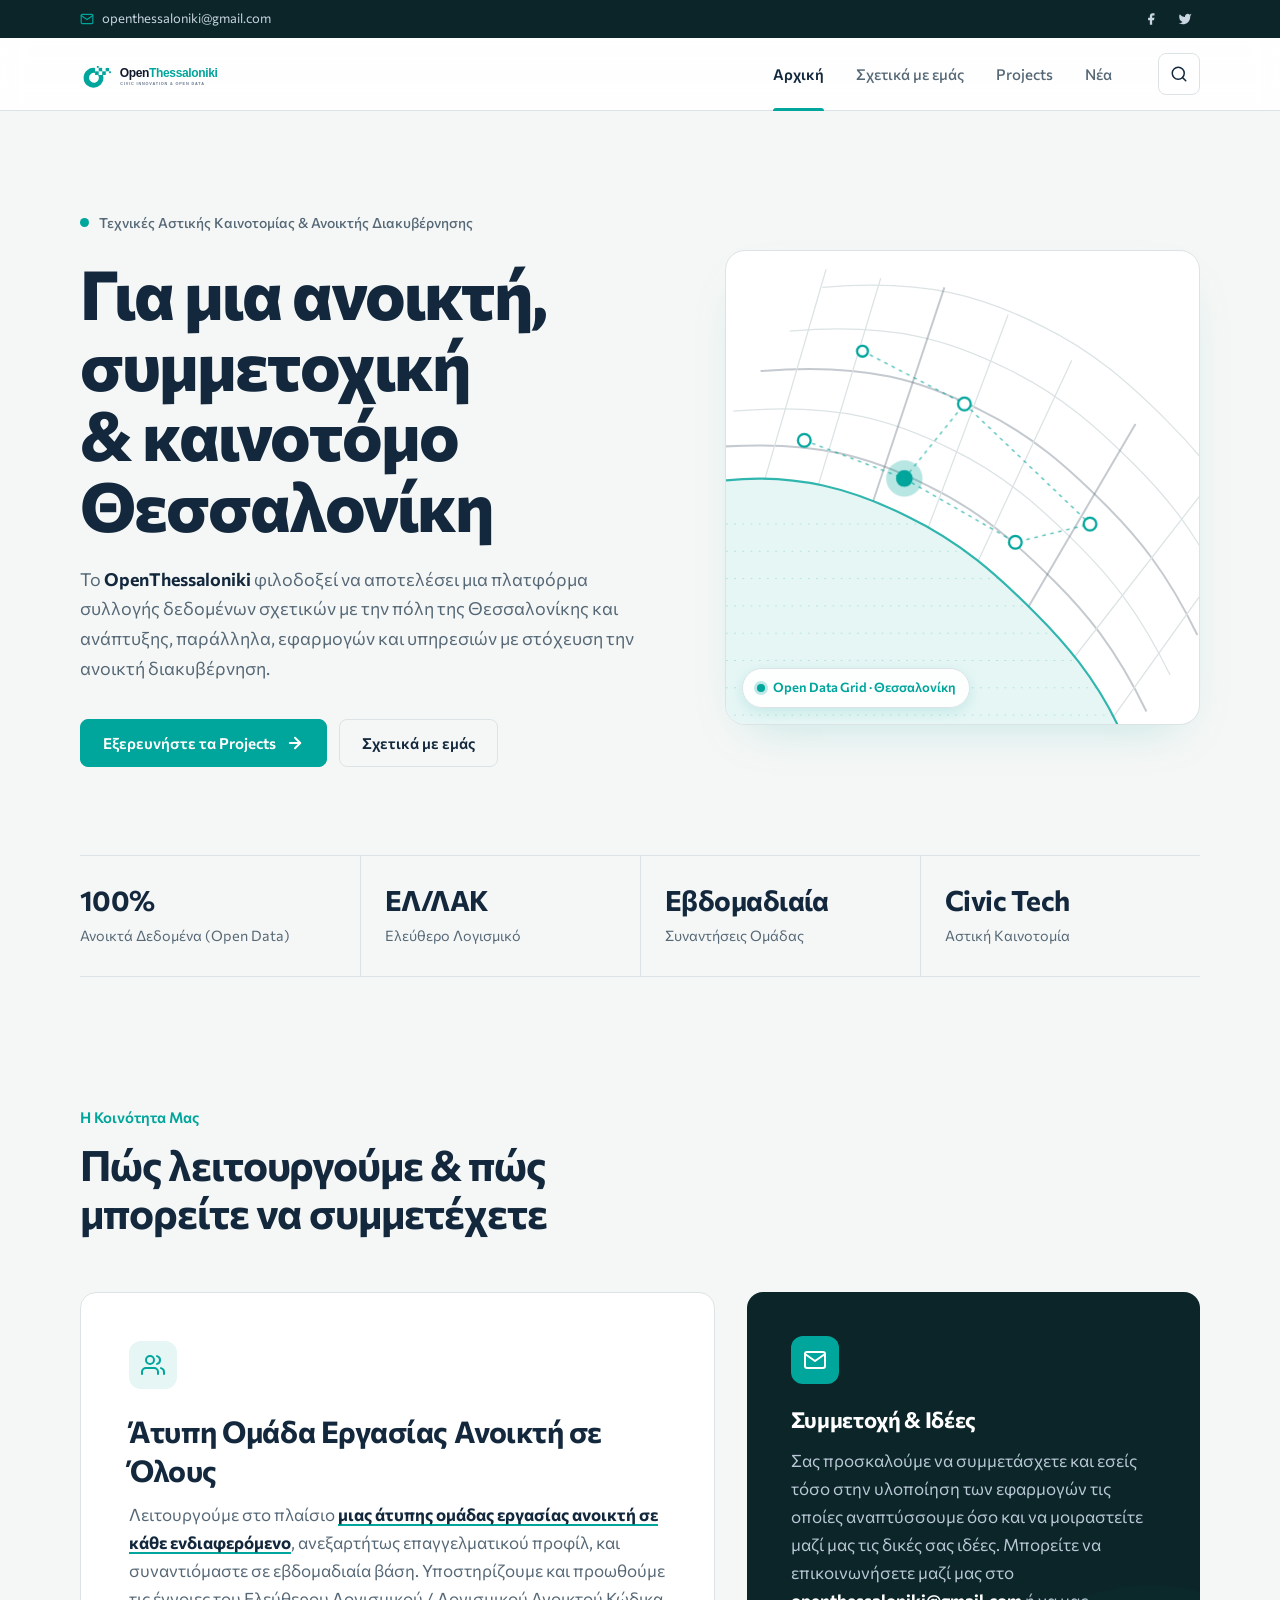
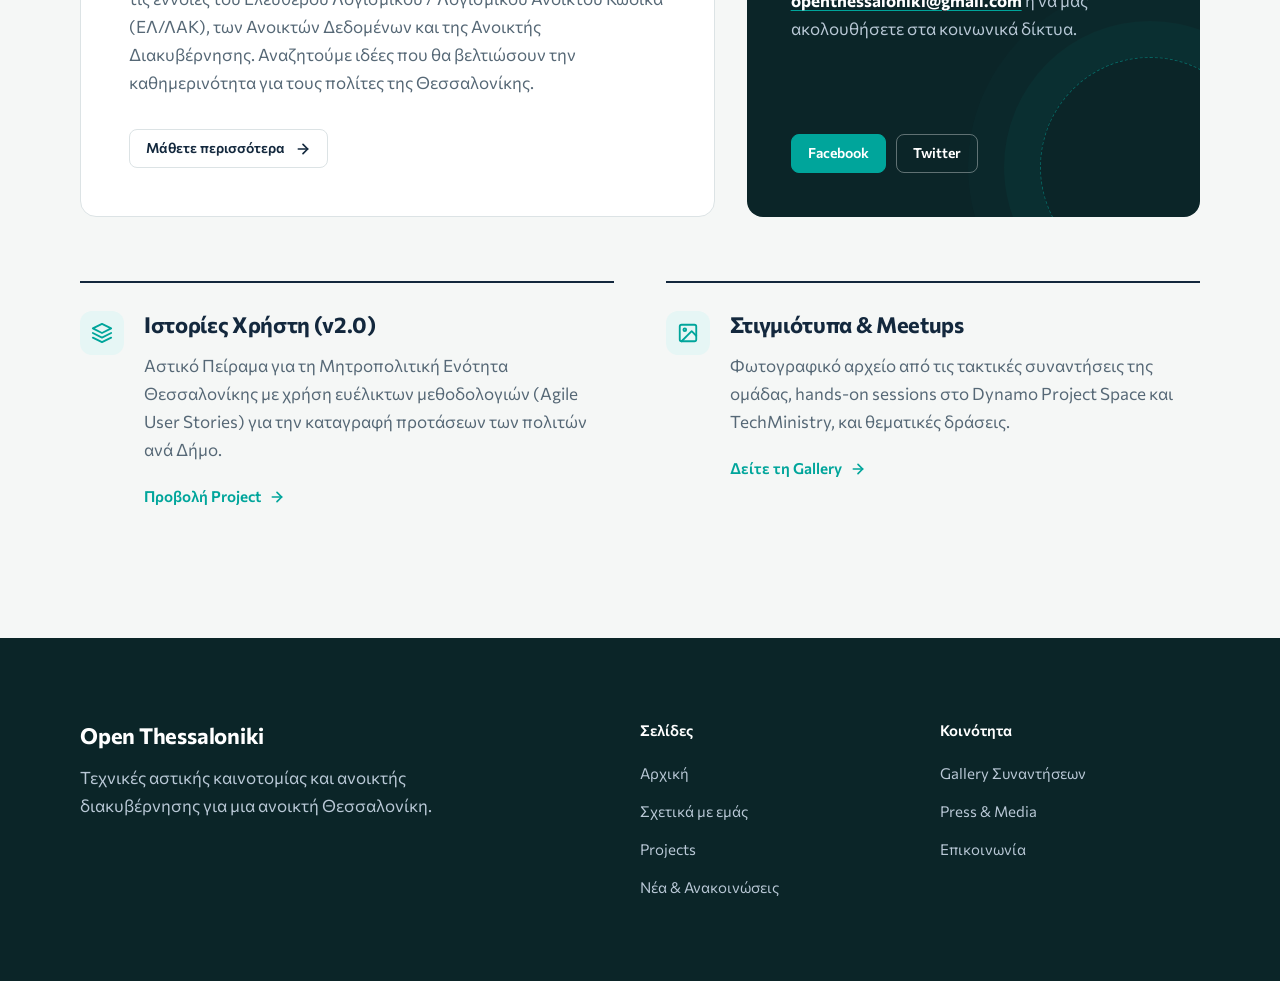
<file: index.html>
<!DOCTYPE html>
<html lang="el">

<head>
  <meta charset="UTF-8">
  <meta name="viewport" content="width=device-width, initial-scale=1.0">
  <title>Open Thessaloniki – τεχνικές αστικής καινοτομίας και ανοικτής διακυβέρνησης για μια ανοικτή Θεσσαλονίκη</title>
  <meta name="description"
    content="Το OpenThessaloniki είναι μια ανοικτή κοινότητα και πλατφόρμα συλλογής δεδομένων, ανοικτής διακυβέρνησης και αστικής καινοτομίας για τη Θεσσαλονίκη.">
  <link rel="preconnect" href="https://fonts.googleapis.com">
  <link rel="preconnect" href="https://fonts.gstatic.com" crossorigin>
  <link href="https://fonts.googleapis.com/css2?family=Commissioner:wght@300;400;500;600;700;800&display=swap"
    rel="stylesheet">
  <link rel="stylesheet" href="css/style.css">
  <link rel="icon" type="image/svg+xml" href="assets/icon.svg">
</head>

<body>

  <!-- Top Announcement Bar -->
  <div class="top-announcement">
    <div class="container">
      <a href="mailto:openthessaloniki@gmail.com" class="top-email" title="Mail Us">
        <svg width="14" height="14" viewBox="0 0 24 24" fill="none" stroke="currentColor" stroke-width="2"
          stroke-linecap="round" stroke-linejoin="round" aria-hidden="true">
          <path d="M4 4h16c1.1 0 2 .9 2 2v12c0 1.1-.9 2-2 2H4c-1.1 0-2-.9-2-2V6c0-1.1.9-2 2-2z"></path>
          <polyline points="22,6 12,13 2,6"></polyline>
        </svg>
        <span class="top-email-text">openthessaloniki@gmail.com</span>
      </a>
      <div class="top-socials">
        <a href="http://www.facebook.com/openthessaloniki" title="Open Thessaloniki on Facebook" target="_blank"
          rel="noopener noreferrer" aria-label="Facebook">
          <svg width="14" height="14" viewBox="0 0 24 24" fill="currentColor" aria-hidden="true">
            <path d="M18 2h-3a5 5 0 0 0-5 5v3H7v4h3v8h4v-8h3l1-4h-4V7a1 1 0 0 1 1-1h3z" />
          </svg>
        </a>
        <a href="https://twitter.com/openthessalonik" title="Open Thessaloniki on Twitter" target="_blank"
          rel="noopener noreferrer" aria-label="Twitter">
          <svg width="14" height="14" viewBox="0 0 24 24" fill="currentColor" aria-hidden="true">
            <path
              d="M23 3a10.9 10.9 0 0 1-3.14 1.53 4.48 4.48 0 0 0-7.86 3v1A10.66 10.66 0 0 1 3 4s-4 9 5 13a11.64 11.64 0 0 1-7 2c9 5 20 0 20-11.5a4.5 4.5 0 0 0-.08-.83A7.72 7.72 0 0 0 23 3z" />
          </svg>
        </a>
      </div>
    </div>
  </div>

  <!-- Sticky Header -->
  <header class="site-header">
    <div class="navbar-container">
      <a href="index.html" class="brand-wrapper" title="Open Thessaloniki">
        <img src="assets/logo.svg" alt="Open Thessaloniki" class="brand-logo-img"
          onerror="this.style.display='none'; this.nextElementSibling.style.display='block';">
        <span class="brand-fallback">Open <span>Thessaloniki</span></span>
      </a>

      <button class="mobile-toggle-btn" aria-expanded="false" aria-controls="main-nav" aria-label="Μενού πλοήγησης">
        <svg width="18" height="18" viewBox="0 0 24 24" fill="none" stroke="currentColor" stroke-width="2"
          stroke-linecap="round" stroke-linejoin="round" aria-hidden="true">
          <line x1="3" y1="12" x2="21" y2="12"></line>
          <line x1="3" y1="6" x2="21" y2="6"></line>
          <line x1="3" y1="18" x2="21" y2="18"></line>
        </svg>
        <span class="mobile-toggle-label">Μενού</span>
      </button>

      <nav id="main-nav" class="main-nav" aria-label="Κεντρική Πλοήγηση">
        <ul class="nav-links-list">
          <li class="nav-item active"><a href="index.html" aria-current="page">Αρχική</a></li>
          <li class="nav-item"><a href="about.html">Σχετικά με εμάς</a></li>
          <li class="nav-item"><a href="projects.html">Projects</a></li>
          <li class="nav-item"><a href="news.html">Νέα</a></li>
        </ul>
      </nav>

      <div class="nav-actions">
        <button class="btn-icon search-toggle-btn" aria-label="Αναζήτηση" aria-expanded="false"
          aria-controls="search-panel">
          <svg width="18" height="18" viewBox="0 0 24 24" fill="none" stroke="currentColor" stroke-width="2"
            stroke-linecap="round" stroke-linejoin="round" aria-hidden="true">
            <circle cx="11" cy="11" r="8"></circle>
            <line x1="21" y1="21" x2="16.65" y2="16.65"></line>
          </svg>
        </button>
      </div>

      <div class="search-modal" id="search-panel">
        <form class="search-form-wrap" role="search">
          <div class="search-input-group">
            <svg width="16" height="16" viewBox="0 0 24 24" fill="none" stroke="currentColor" stroke-width="2"
              aria-hidden="true">
              <circle cx="11" cy="11" r="8"></circle>
              <line x1="21" y1="21" x2="16.65" y2="16.65"></line>
            </svg>
            <input type="search" name="s" placeholder="Αναζήτηση στην ιστοσελίδα..." class="search-input-field"
              aria-label="Όρος αναζήτησης">
            <button type="submit" class="btn btn-primary btn-sm">Αναζήτηση</button>
          </div>
        </form>
      </div>
    </div>
  </header>

  <main>
    <!-- Hero -->
    <section class="hero-section">
      <div class="container">
        <div class="hero-layout">
          <div>
            <div class="hero-badge">
              <span class="hero-badge-pulse" aria-hidden="true"></span>
              <span>Τεχνικές Αστικής Καινοτομίας &amp; Ανοικτής Διακυβέρνησης</span>
            </div>

            <h1 class="hero-headline">
              Για μια ανοικτή, συμμετοχική &amp; καινοτόμο Θεσσαλονίκη
            </h1>

            <p class="hero-description">
              Το <strong>OpenThessaloniki</strong> φιλοδοξεί να αποτελέσει μια πλατφόρμα συλλογής δεδομένων σχετικών με
              την πόλη της Θεσσαλονίκης και ανάπτυξης, παράλληλα, εφαρμογών και υπηρεσιών με στόχευση την ανοικτή
              διακυβέρνηση.
            </p>

            <div class="hero-cta-group">
              <a href="projects.html" class="btn btn-primary">
                Εξερευνήστε τα Projects
                <svg width="18" height="18" viewBox="0 0 24 24" fill="none" stroke="currentColor" stroke-width="2.5"
                  stroke-linecap="round" stroke-linejoin="round" aria-hidden="true">
                  <line x1="5" y1="12" x2="19" y2="12"></line>
                  <polyline points="12 5 19 12 12 19"></polyline>
                </svg>
              </a>
              <a href="about.html" class="btn btn-secondary">Σχετικά με εμάς</a>
            </div>
          </div>

          <!-- Abstract map of the Thessaloniki waterfront: streets + data points -->
          <div class="city-map" aria-hidden="true">
            <svg viewBox="0 0 520 520" preserveAspectRatio="xMidYMid slice">
              <defs>
                <clipPath id="land">
                  <path
                    d="M0,0 H520 V520 H430 C405,468 372,430 340,398 C298,356 258,320 200,292 C140,262 78,244 0,252 Z" />
                </clipPath>
                <clipPath id="sea">
                  <path d="M0,252 C78,244 140,262 200,292 C258,320 298,356 340,398 C372,430 405,468 430,520 H0 Z" />
                </clipPath>
              </defs>

              <!-- Sea (Thermaikos) -->
              <path class="map-sea"
                d="M0,252 C78,244 140,262 200,292 C258,320 298,356 340,398 C372,430 405,468 430,520 H0 Z" />
              <g clip-path="url(#sea)">
                <line class="map-swell" x1="0" y1="300" x2="520" y2="300" />
                <line class="map-swell" x1="0" y1="330" x2="520" y2="330" />
                <line class="map-swell" x1="0" y1="360" x2="520" y2="360" />
                <line class="map-swell" x1="0" y1="390" x2="520" y2="390" />
                <line class="map-swell" x1="0" y1="420" x2="520" y2="420" />
                <line class="map-swell" x1="0" y1="450" x2="520" y2="450" />
                <line class="map-swell" x1="0" y1="480" x2="520" y2="480" />
                <line class="map-swell" x1="0" y1="510" x2="520" y2="510" />
              </g>

              <!-- Street grid -->
              <g clip-path="url(#land)">
                <g>
                  <path class="map-avenue" transform="translate(22,-34)"
                    d="M-40,250 C78,240 140,262 200,292 C258,320 298,356 340,398 C372,430 405,468 440,540" />
                  <path class="map-street" transform="translate(48,-74)"
                    d="M-40,250 C78,240 140,262 200,292 C258,320 298,356 340,398 C372,430 405,468 440,540" />
                  <path class="map-avenue" transform="translate(78,-118)"
                    d="M-40,250 C78,240 140,262 200,292 C258,320 298,356 340,398 C372,430 405,468 440,540" />
                  <path class="map-street" transform="translate(110,-162)"
                    d="M-40,250 C78,240 140,262 200,292 C258,320 298,356 340,398 C372,430 405,468 440,540" />
                  <path class="map-street" transform="translate(146,-210)"
                    d="M-40,250 C78,240 140,262 200,292 C258,320 298,356 340,398 C372,430 405,468 440,540" />
                </g>
                <g>
                  <line class="map-street" x1="40" y1="260" x2="110" y2="20" />
                  <line class="map-street" x1="100" y1="262" x2="170" y2="30" />
                  <line class="map-avenue" x1="160" y1="280" x2="240" y2="40" />
                  <line class="map-street" x1="220" y1="310" x2="310" y2="70" />
                  <line class="map-street" x1="275" y1="345" x2="380" y2="120" />
                  <line class="map-avenue" x1="330" y1="395" x2="450" y2="190" />
                  <line class="map-street" x1="380" y1="450" x2="520" y2="270" />
                  <line class="map-street" x1="420" y1="520" x2="520" y2="380" />
                </g>
              </g>

              <!-- Coastline -->
              <path class="map-coast"
                d="M0,252 C78,244 140,262 200,292 C258,320 298,356 340,398 C372,430 405,468 430,520" />

              <!-- Data links -->
              <g>
                <path class="map-link" style="animation-delay:1.3s" d="M86,208 L196,250 L262,168" />
                <path class="map-link" style="animation-delay:1.5s" d="M196,250 L318,320 L400,300" />
                <path class="map-link" style="animation-delay:1.7s" d="M262,168 L400,300" />
                <path class="map-link" style="animation-delay:1.9s" d="M150,110 L262,168" />
              </g>

              <!-- Data nodes -->
              <g class="map-node-g" style="animation-delay:.3s">
                <circle class="map-node" cx="86" cy="208" r="7" />
              </g>
              <g class="map-node-g" style="animation-delay:.5s">
                <circle class="map-halo" cx="196" cy="250" r="20" />
                <circle class="map-node hot" cx="196" cy="250" r="8" />
              </g>
              <g class="map-node-g" style="animation-delay:.7s">
                <circle class="map-node" cx="262" cy="168" r="7" />
              </g>
              <g class="map-node-g" style="animation-delay:.9s">
                <circle class="map-node" cx="318" cy="320" r="7" />
              </g>
              <g class="map-node-g" style="animation-delay:1.05s">
                <circle class="map-node" cx="400" cy="300" r="7" />
              </g>
              <g class="map-node-g" style="animation-delay:1.15s">
                <circle class="map-node" cx="150" cy="110" r="6" />
              </g>
            </svg>
            <div class="city-map-badge">
              <span class="city-map-badge-dot" aria-hidden="true"></span>
              <span>Open Data Grid · Θεσσαλονίκη</span>
            </div>
          </div>
        </div>

        <!-- Principles strip -->
        <dl class="stats-grid">
          <div class="stat-card">
            <dt class="stat-number">100%</dt>
            <dd class="stat-label">Ανοικτά Δεδομένα (Open Data)</dd>
          </div>
          <div class="stat-card">
            <dt class="stat-number">ΕΛ/ΛΑΚ</dt>
            <dd class="stat-label">Ελεύθερο Λογισμικό</dd>
          </div>
          <div class="stat-card">
            <dt class="stat-number">Εβδομαδιαία</dt>
            <dd class="stat-label">Συναντήσεις Ομάδας</dd>
          </div>
          <div class="stat-card">
            <dt class="stat-number">Civic Tech</dt>
            <dd class="stat-label">Αστική Καινοτομία</dd>
          </div>
        </dl>
      </div>
    </section>

    <!-- Community -->
    <section class="community" aria-labelledby="community-heading">
      <div class="container">
        <div class="section-title-wrap">
          <span class="section-badge">Η Κοινότητα Μας</span>
          <h2 class="section-heading" id="community-heading">Πώς λειτουργούμε &amp; πώς μπορείτε να συμμετέχετε</h2>
        </div>

        <div class="community-top">
          <!-- Working group -->
          <article class="feature">
            <div>
              <div class="bento-icon">
                <svg width="24" height="24" viewBox="0 0 24 24" fill="none" stroke="currentColor" stroke-width="2"
                  stroke-linecap="round" stroke-linejoin="round" aria-hidden="true">
                  <path d="M17 21v-2a4 4 0 0 0-4-4H5a4 4 0 0 0-4 4v2"></path>
                  <circle cx="9" cy="7" r="4"></circle>
                  <path d="M23 21v-2a4 4 0 0 0-3-3.87"></path>
                  <path d="M16 3.13a4 4 0 0 1 0 7.75"></path>
                </svg>
              </div>
              <h3 class="bento-title">Άτυπη Ομάδα Εργασίας Ανοικτή σε Όλους</h3>
              <p class="bento-text">
                Λειτουργούμε στο πλαίσιο <a href="about.html"><strong>μιας άτυπης ομάδας εργασίας ανοικτή σε κάθε
                    ενδιαφερόμενο</strong></a>, ανεξαρτήτως επαγγελματικού προφίλ, και συναντιόμαστε σε εβδομαδιαία
                βάση. Υποστηρίζουμε και προωθούμε τις έννοιες του Ελεύθερου Λογισμικού / Λογισμικού Ανοικτού Κώδικα
                (ΕΛ/ΛΑΚ), των Ανοικτών Δεδομένων και της Ανοικτής Διακυβέρνησης. Αναζητούμε ιδέες που θα βελτιώσουν την
                καθημερινότητα για τους πολίτες της Θεσσαλονίκης.
              </p>
            </div>
            <div>
              <a href="about.html" class="btn btn-secondary btn-sm">
                Μάθετε περισσότερα
                <svg width="16" height="16" viewBox="0 0 24 24" fill="none" stroke="currentColor" stroke-width="2.5"
                  stroke-linecap="round" stroke-linejoin="round" aria-hidden="true">
                  <line x1="5" y1="12" x2="19" y2="12"></line>
                  <polyline points="12 5 19 12 12 19"></polyline>
                </svg>
              </a>
            </div>
          </article>

          <!-- Contact / participation -->
          <article class="contact-panel">
            <div>
              <div class="bento-icon">
                <svg width="24" height="24" viewBox="0 0 24 24" fill="none" stroke="currentColor" stroke-width="2"
                  stroke-linecap="round" stroke-linejoin="round" aria-hidden="true">
                  <path d="M4 4h16c1.1 0 2 .9 2 2v12c0 1.1-.9 2-2 2H4c-1.1 0-2-.9-2-2V6c0-1.1.9-2 2-2z"></path>
                  <polyline points="22,6 12,13 2,6"></polyline>
                </svg>
              </div>
              <h3 class="bento-title">Συμμετοχή &amp; Ιδέες</h3>
              <p class="bento-text">
                Σας προσκαλούμε να συμμετάσχετε και εσείς τόσο στην υλοποίηση των εφαρμογών τις οποίες αναπτύσσουμε όσο
                και να μοιραστείτε μαζί μας τις δικές σας ιδέες. Μπορείτε να επικοινωνήσετε μαζί μας στο <a
                  href="mailto:openthessaloniki@gmail.com"><strong>openthessaloniki@gmail.com</strong></a> ή να μας
                ακολουθήσετε στα κοινωνικά δίκτυα.
              </p>
            </div>
            <div class="contact-actions">
              <a href="https://www.facebook.com/openthessaloniki" target="_blank" rel="noopener noreferrer"
                class="btn btn-primary btn-sm">Facebook</a>
              <a href="https://twitter.com/openthessalonik" target="_blank" rel="noopener noreferrer"
                class="btn btn-secondary btn-sm">Twitter</a>
            </div>
          </article>
        </div>

        <div class="community-leads">
          <!-- Project -->
          <article class="lead">
            <div class="bento-icon">
              <svg width="22" height="22" viewBox="0 0 24 24" fill="none" stroke="currentColor" stroke-width="2"
                stroke-linecap="round" stroke-linejoin="round" aria-hidden="true">
                <polygon points="12 2 2 7 12 12 22 7 12 2"></polygon>
                <polyline points="2 17 12 22 22 17"></polyline>
                <polyline points="2 12 12 17 22 12"></polyline>
              </svg>
            </div>
            <div>
              <h3 class="bento-title">Ιστορίες Χρήστη (v2.0)</h3>
              <p class="bento-text">
                Αστικό Πείραμα για τη Μητροπολιτική Ενότητα Θεσσαλονίκης με χρήση ευέλικτων μεθοδολογιών (Agile User
                Stories) για την καταγραφή προτάσεων των πολιτών ανά Δήμο.
              </p>
              <a href="projects.html" class="text-link">
                Προβολή Project
                <svg width="16" height="16" viewBox="0 0 24 24" fill="none" stroke="currentColor" stroke-width="2.5"
                  stroke-linecap="round" stroke-linejoin="round" aria-hidden="true">
                  <line x1="5" y1="12" x2="19" y2="12"></line>
                  <polyline points="12 5 19 12 12 19"></polyline>
                </svg>
              </a>
            </div>
          </article>

          <!-- Gallery -->
          <article class="lead">
            <div class="bento-icon">
              <svg width="22" height="22" viewBox="0 0 24 24" fill="none" stroke="currentColor" stroke-width="2"
                stroke-linecap="round" stroke-linejoin="round" aria-hidden="true">
                <rect x="3" y="3" width="18" height="18" rx="2" ry="2"></rect>
                <circle cx="8.5" cy="8.5" r="1.5"></circle>
                <polyline points="21 15 16 10 5 21"></polyline>
              </svg>
            </div>
            <div>
              <h3 class="bento-title">Στιγμιότυπα &amp; Meetups</h3>
              <p class="bento-text">
                Φωτογραφικό αρχείο από τις τακτικές συναντήσεις της ομάδας, hands-on sessions στο Dynamo Project Space
                και TechMinistry, και θεματικές δράσεις.
              </p>
              <a href="gallery.html" class="text-link">
                Δείτε τη Gallery
                <svg width="16" height="16" viewBox="0 0 24 24" fill="none" stroke="currentColor" stroke-width="2.5"
                  stroke-linecap="round" stroke-linejoin="round" aria-hidden="true">
                  <line x1="5" y1="12" x2="19" y2="12"></line>
                  <polyline points="12 5 19 12 12 19"></polyline>
                </svg>
              </a>
            </div>
          </article>
        </div>
      </div>
    </section>
  </main>

  <!-- Footer -->
  <footer class="site-main-footer">
    <div class="container">
      <div class="footer-grid-top">
        <div>
          <div class="footer-brand-title">Open Thessaloniki</div>
          <p class="footer-brand-desc">
            Τεχνικές αστικής καινοτομίας και ανοικτής διακυβέρνησης για μια ανοικτή Θεσσαλονίκη.
          </p>
        </div>

        <div class="footer-nav-col">
          <h4>Σελίδες</h4>
          <ul>
            <li><a href="index.html">Αρχική</a></li>
            <li><a href="about.html">Σχετικά με εμάς</a></li>
            <li><a href="projects.html">Projects</a></li>
            <li><a href="news.html">Νέα &amp; Ανακοινώσεις</a></li>
          </ul>
        </div>

        <div class="footer-nav-col">
          <h4>Κοινότητα</h4>
          <ul>
            <li><a href="gallery.html">Gallery Συναντήσεων</a></li>
            <li><a href="press.html">Press &amp; Media</a></li>
            <li><a href="mailto:openthessaloniki@gmail.com">Επικοινωνία</a></li>
          </ul>
        </div>
      </div>
    </div>
  </footer>

  <button class="fab-back-to-top" aria-label="Επιστροφή στην κορυφή">
    <svg width="22" height="22" viewBox="0 0 24 24" fill="none" stroke="currentColor" stroke-width="2.5"
      stroke-linecap="round" stroke-linejoin="round" aria-hidden="true">
      <polyline points="18 15 12 9 6 15"></polyline>
    </svg>
  </button>

  <script src="js/main.js"></script>
</body>

</html>
</file>
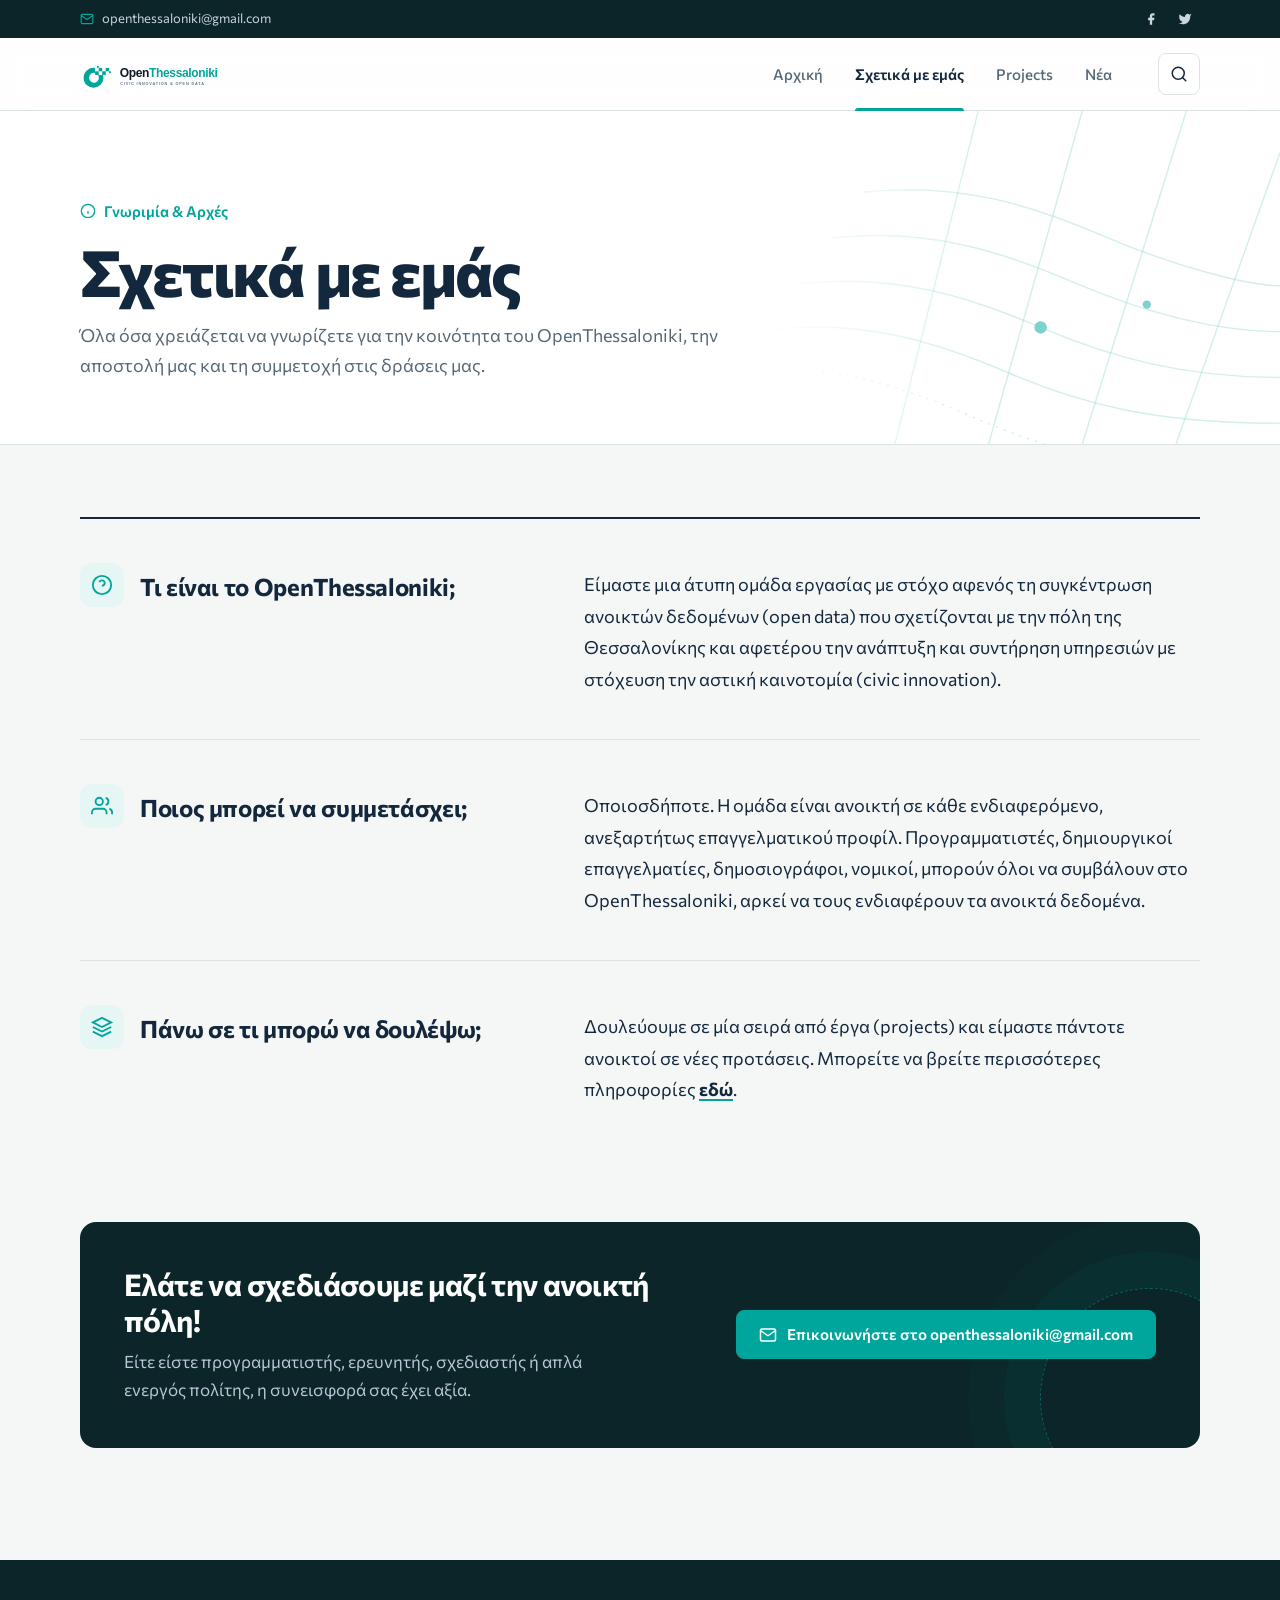
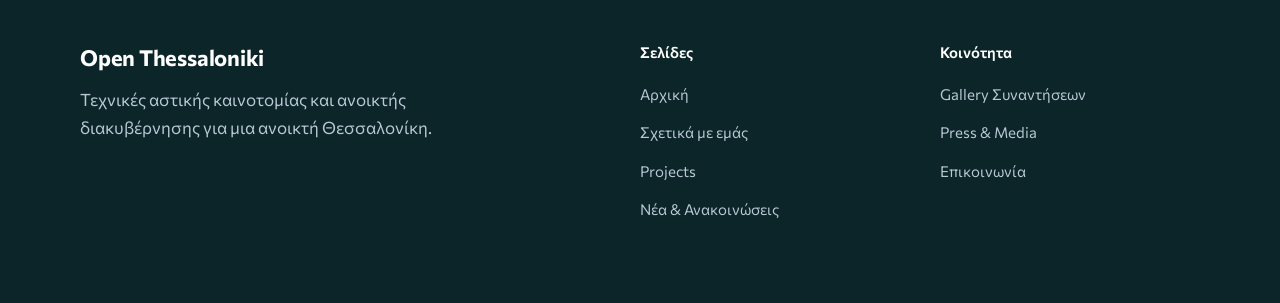
<file: about.html>
<!DOCTYPE html>
<html lang="el">

<head>
  <meta charset="UTF-8">
  <meta name="viewport" content="width=device-width, initial-scale=1.0">
  <title>Σχετικά με εμάς – Open Thessaloniki</title>
  <meta name="description"
    content="Μάθετε περισσότερα για την ομάδα του OpenThessaloniki, τις αρχές των ανοικτών δεδομένων και πώς μπορείτε να συμμετέχετε ενεργά.">
  <link rel="preconnect" href="https://fonts.googleapis.com">
  <link rel="preconnect" href="https://fonts.gstatic.com" crossorigin>
  <link href="https://fonts.googleapis.com/css2?family=Commissioner:wght@300;400;500;600;700;800&display=swap"
    rel="stylesheet">
  <link rel="stylesheet" href="css/style.css">
  <link rel="icon" type="image/svg+xml" href="assets/icon.svg">
</head>

<body>

  <!-- Top Announcement Bar -->
  <div class="top-announcement">
    <div class="container">
      <a href="mailto:openthessaloniki@gmail.com" class="top-email" title="Mail Us">
        <svg width="14" height="14" viewBox="0 0 24 24" fill="none" stroke="currentColor" stroke-width="2"
          stroke-linecap="round" stroke-linejoin="round" aria-hidden="true">
          <path d="M4 4h16c1.1 0 2 .9 2 2v12c0 1.1-.9 2-2 2H4c-1.1 0-2-.9-2-2V6c0-1.1.9-2 2-2z"></path>
          <polyline points="22,6 12,13 2,6"></polyline>
        </svg>
        <span class="top-email-text">openthessaloniki@gmail.com</span>
      </a>
      <div class="top-socials">
        <a href="http://www.facebook.com/openthessaloniki" title="Open Thessaloniki on Facebook" target="_blank"
          rel="noopener noreferrer" aria-label="Facebook">
          <svg width="14" height="14" viewBox="0 0 24 24" fill="currentColor" aria-hidden="true">
            <path d="M18 2h-3a5 5 0 0 0-5 5v3H7v4h3v8h4v-8h3l1-4h-4V7a1 1 0 0 1 1-1h3z" />
          </svg>
        </a>
        <a href="https://twitter.com/openthessalonik" title="Open Thessaloniki on Twitter" target="_blank"
          rel="noopener noreferrer" aria-label="Twitter">
          <svg width="14" height="14" viewBox="0 0 24 24" fill="currentColor" aria-hidden="true">
            <path
              d="M23 3a10.9 10.9 0 0 1-3.14 1.53 4.48 4.48 0 0 0-7.86 3v1A10.66 10.66 0 0 1 3 4s-4 9 5 13a11.64 11.64 0 0 1-7 2c9 5 20 0 20-11.5a4.5 4.5 0 0 0-.08-.83A7.72 7.72 0 0 0 23 3z" />
          </svg>
        </a>
      </div>
    </div>
  </div>

  <!-- Sticky Header -->
  <header class="site-header">
    <div class="navbar-container">
      <a href="index.html" class="brand-wrapper" title="Open Thessaloniki">
        <img src="assets/logo.svg" alt="Open Thessaloniki" class="brand-logo-img"
          onerror="this.style.display='none'; this.nextElementSibling.style.display='block';">
        <span class="brand-fallback">Open <span>Thessaloniki</span></span>
      </a>

      <button class="mobile-toggle-btn" aria-expanded="false" aria-controls="main-nav" aria-label="Μενού πλοήγησης">
        <svg width="18" height="18" viewBox="0 0 24 24" fill="none" stroke="currentColor" stroke-width="2"
          stroke-linecap="round" stroke-linejoin="round" aria-hidden="true">
          <line x1="3" y1="12" x2="21" y2="12"></line>
          <line x1="3" y1="6" x2="21" y2="6"></line>
          <line x1="3" y1="18" x2="21" y2="18"></line>
        </svg>
        <span class="mobile-toggle-label">Μενού</span>
      </button>

      <nav id="main-nav" class="main-nav" aria-label="Κεντρική Πλοήγηση">
        <ul class="nav-links-list">
          <li class="nav-item"><a href="index.html">Αρχική</a></li>
          <li class="nav-item active"><a href="about.html" aria-current="page">Σχετικά με εμάς</a></li>
          <li class="nav-item"><a href="projects.html">Projects</a></li>
          <li class="nav-item"><a href="news.html">Νέα</a></li>
        </ul>
      </nav>

      <div class="nav-actions">
        <button class="btn-icon search-toggle-btn" aria-label="Αναζήτηση" aria-expanded="false"
          aria-controls="search-panel">
          <svg width="18" height="18" viewBox="0 0 24 24" fill="none" stroke="currentColor" stroke-width="2"
            stroke-linecap="round" stroke-linejoin="round" aria-hidden="true">
            <circle cx="11" cy="11" r="8"></circle>
            <line x1="21" y1="21" x2="16.65" y2="16.65"></line>
          </svg>
        </button>
      </div>

      <div class="search-modal" id="search-panel">
        <form class="search-form-wrap" role="search">
          <div class="search-input-group">
            <svg width="16" height="16" viewBox="0 0 24 24" fill="none" stroke="currentColor" stroke-width="2"
              aria-hidden="true">
              <circle cx="11" cy="11" r="8"></circle>
              <line x1="21" y1="21" x2="16.65" y2="16.65"></line>
            </svg>
            <input type="search" name="s" placeholder="Αναζήτηση στην ιστοσελίδα..." class="search-input-field"
              aria-label="Όρος αναζήτησης">
            <button type="submit" class="btn btn-primary btn-sm">Αναζήτηση</button>
          </div>
        </form>
      </div>
    </div>
  </header>

  <main>
    <section class="page-header-banner">
      <div class="container">
        <span class="page-header-tag">
          <svg width="16" height="16" viewBox="0 0 24 24" fill="none" stroke="currentColor" stroke-width="2"
            aria-hidden="true">
            <circle cx="12" cy="12" r="10"></circle>
            <line x1="12" y1="16" x2="12" y2="12"></line>
            <line x1="12" y1="8" x2="12.01" y2="8"></line>
          </svg>
          Γνωριμία &amp; Αρχές
        </span>
        <h1 class="page-header-title">Σχετικά με εμάς</h1>
        <p class="page-header-lead">
          Όλα όσα χρειάζεται να γνωρίζετε για την κοινότητα του OpenThessaloniki, την αποστολή μας και τη συμμετοχή στις
          δράσεις μας.
        </p>
      </div>
    </section>

    <div class="container page-body">
      <dl class="qa-list">
        <div class="qa-item">
          <dt class="qa-q">
            <span class="bento-icon"><svg width="22" height="22" viewBox="0 0 24 24" fill="none" stroke="currentColor"
                stroke-width="2" aria-hidden="true">
                <circle cx="12" cy="12" r="10"></circle>
                <path d="M9.09 9a3 3 0 0 1 5.83 1c0 2-3 3-3 3"></path>
                <line x1="12" y1="17" x2="12.01" y2="17"></line>
              </svg></span>
            <h2>Τι είναι το OpenThessaloniki;</h2>
          </dt>
          <dd class="qa-a prose">
            <p>Είμαστε μια άτυπη ομάδα εργασίας με στόχο αφενός τη συγκέντρωση ανοικτών δεδομένων (open data) που
              σχετίζονται με την πόλη της Θεσσαλονίκης και αφετέρου την ανάπτυξη και συντήρηση υπηρεσιών με στόχευση την
              αστική καινοτομία (civic innovation).</p>
          </dd>
        </div>
        <div class="qa-item">
          <dt class="qa-q">
            <span class="bento-icon"><svg width="22" height="22" viewBox="0 0 24 24" fill="none" stroke="currentColor"
                stroke-width="2" aria-hidden="true">
                <path d="M17 21v-2a4 4 0 0 0-4-4H5a4 4 0 0 0-4 4v2"></path>
                <circle cx="9" cy="7" r="4"></circle>
                <path d="M23 21v-2a4 4 0 0 0-3-3.87"></path>
                <path d="M16 3.13a4 4 0 0 1 0 7.75"></path>
              </svg></span>
            <h2>Ποιος μπορεί να συμμετάσχει;</h2>
          </dt>
          <dd class="qa-a prose">
            <p>Οποιοσδήποτε. Η ομάδα είναι ανοικτή σε κάθε ενδιαφερόμενο, ανεξαρτήτως επαγγελματικού προφίλ.
              Προγραμματιστές, δημιουργικοί επαγγελματίες, δημοσιογράφοι, νομικοί, μπορούν όλοι να συμβάλουν στο
              OpenThessaloniki, αρκεί να τους ενδιαφέρουν τα ανοικτά δεδομένα.</p>
          </dd>
        </div>
        <div class="qa-item">
          <dt class="qa-q">
            <span class="bento-icon"><svg width="22" height="22" viewBox="0 0 24 24" fill="none" stroke="currentColor"
                stroke-width="2" aria-hidden="true">
                <polygon points="12 2 2 7 12 12 22 7 12 2"></polygon>
                <polyline points="2 17 12 22 22 17"></polyline>
                <polyline points="2 12 12 17 22 12"></polyline>
              </svg></span>
            <h2>Πάνω σε τι μπορώ να δουλέψω;</h2>
          </dt>
          <dd class="qa-a prose">
            <p>Δουλεύουμε σε μία σειρά από έργα (projects) και είμαστε πάντοτε ανοικτοί σε νέες προτάσεις. Μπορείτε να
              βρείτε περισσότερες πληροφορίες <a href="projects.html"><strong>εδώ</strong></a>.</p>
          </dd>
        </div>
      </dl>

      <section class="contact-panel cta-band" aria-labelledby="cta-heading">
        <div>
          <h3 id="cta-heading">Ελάτε να σχεδιάσουμε μαζί την ανοικτή πόλη!</h3>
          <p>Είτε είστε προγραμματιστής, ερευνητής, σχεδιαστής ή απλά ενεργός πολίτης, η συνεισφορά σας έχει αξία.</p>
        </div>
        <a href="mailto:openthessaloniki@gmail.com" class="btn btn-primary">
          <svg width="18" height="18" viewBox="0 0 24 24" fill="none" stroke="currentColor" stroke-width="2"
            stroke-linecap="round" stroke-linejoin="round" aria-hidden="true">
            <path d="M4 4h16c1.1 0 2 .9 2 2v12c0 1.1-.9 2-2 2H4c-1.1 0-2-.9-2-2V6c0-1.1.9-2 2-2z"></path>
            <polyline points="22,6 12,13 2,6"></polyline>
          </svg>
          Επικοινωνήστε στο openthessaloniki@gmail.com
        </a>
      </section>
    </div>
  </main>

  <!-- Footer -->
  <footer class="site-main-footer">
    <div class="container">
      <div class="footer-grid-top">
        <div>
          <div class="footer-brand-title">Open Thessaloniki</div>
          <p class="footer-brand-desc">
            Τεχνικές αστικής καινοτομίας και ανοικτής διακυβέρνησης για μια ανοικτή Θεσσαλονίκη.
          </p>
        </div>

        <div class="footer-nav-col">
          <h4>Σελίδες</h4>
          <ul>
            <li><a href="index.html">Αρχική</a></li>
            <li><a href="about.html">Σχετικά με εμάς</a></li>
            <li><a href="projects.html">Projects</a></li>
            <li><a href="news.html">Νέα &amp; Ανακοινώσεις</a></li>
          </ul>
        </div>

        <div class="footer-nav-col">
          <h4>Κοινότητα</h4>
          <ul>
            <li><a href="gallery.html">Gallery Συναντήσεων</a></li>
            <li><a href="press.html">Press &amp; Media</a></li>
            <li><a href="mailto:openthessaloniki@gmail.com">Επικοινωνία</a></li>
          </ul>
        </div>
      </div>
    </div>
  </footer>

  <button class="fab-back-to-top" aria-label="Επιστροφή στην κορυφή">
    <svg width="22" height="22" viewBox="0 0 24 24" fill="none" stroke="currentColor" stroke-width="2.5"
      stroke-linecap="round" stroke-linejoin="round" aria-hidden="true">
      <polyline points="18 15 12 9 6 15"></polyline>
    </svg>
  </button>

  <script src="js/main.js"></script>
</body>

</html>
</file>
<file: css/style.css>
/* =========================================================
   Open Thessaloniki — shared stylesheet
   ========================================================= */

/* ---------- Tokens ---------- */
:root {
  --paper: #F5F7F6;
  --surface: #FFFFFF;
  --ink: #13283D;
  --muted: #566876;
  --line: #DCE3E5;

  /* Brand Green from Logo (#00a59b) */
  --brand-green: #00a59b;
  --brand-green-hover: #008a82;
  --brand-green-tint: #E6F6F5;
  --brand-green-deep: #004d48;

  --sea: #00a59b;
  --sea-deep: #0B2528;
  --sea-tint: #E6F6F5;
  --signal: #00a59b;
  --btn-bg: #00a59b;
  --btn-fg: #FFFFFF;
  --btn-bg-hover: #008a82;
  --focus: #00a59b;

  --font: "Commissioner", "Segoe UI", "Helvetica Neue", Arial, sans-serif;
  --wrap: 1200px;
  --gutter: clamp(20px, 4vw, 40px);
  --header-h: 72px;
}

@media (prefers-color-scheme: dark) {
  :root {
    color-scheme: dark;
    --paper: #091618;
    --surface: #0e2225;
    --ink: #E6F4F3;
    --muted: #8FA6A7;
    --line: #1c383b;
    --brand-green: #00a59b;
    --brand-green-hover: #14b8a6;
    --brand-green-tint: rgba(0, 165, 155, 0.16);
    --brand-green-deep: #06191b;
    --sea: #14b8a6;
    --sea-deep: #06191b;
    --sea-tint: rgba(0, 165, 155, 0.16);
    --signal: #14b8a6;
    --btn-bg: #00a59b;
    --btn-fg: #FFFFFF;
    --btn-bg-hover: #14b8a6;
    --focus: #14b8a6;
  }
}

/* ---------- Base ---------- */
*,
*::before,
*::after {
  box-sizing: border-box;
}

html {
  scroll-behavior: smooth;
  scroll-padding-top: calc(var(--header-h) + 16px);
}

body {
  margin: 0;
  font-family: var(--font);
  font-size: 1.0625rem;
  line-height: 1.65;
  color: var(--ink);
  background: var(--paper);
  -webkit-font-smoothing: antialiased;
}

img,
svg {
  display: block;
  max-width: 100%;
}

a {
  color: inherit;
}

:focus-visible {
  outline: 3px solid var(--focus);
  outline-offset: 3px;
  border-radius: 4px;
}

.container {
  width: 100%;
  max-width: var(--wrap);
  margin: 0 auto;
  padding: 0 var(--gutter);
}

/* ---------- Buttons & links ---------- */
.btn {
  display: inline-flex;
  align-items: center;
  gap: 10px;
  font: 600 0.95rem/1.2 var(--font);
  padding: 14px 22px;
  border-radius: 8px;
  text-decoration: none;
  cursor: pointer;
  border: 1.5px solid transparent;
  transition: background-color .15s, border-color .15s, color .15s;
}

.btn-primary {
  background: var(--btn-bg);
  color: var(--btn-fg);
  border-color: var(--btn-bg);
}

.btn-primary:hover {
  background: var(--btn-bg-hover);
  border-color: var(--btn-bg-hover);
  color: var(--btn-fg);
}

.btn-secondary {
  background: transparent;
  color: var(--ink);
  border-color: var(--line);
}

.btn-secondary:hover {
  border-color: var(--brand-green);
  color: var(--brand-green);
}

.btn-sm {
  padding: 10px 16px;
  font-size: 0.875rem;
}

.text-link {
  display: inline-flex;
  align-items: center;
  gap: 8px;
  font-weight: 600;
  font-size: 0.95rem;
  color: var(--sea);
  text-decoration: none;
}

.text-link svg {
  transition: transform .2s;
}

.text-link:hover svg {
  transform: translateX(3px);
}

.text-link:hover {
  text-decoration: underline;
  text-underline-offset: 4px;
}

.prose a:not(.btn) {
  color: var(--ink);
  text-decoration: underline;
  text-decoration-color: var(--brand-green);
  text-decoration-thickness: 2px;
  text-underline-offset: 3px;
  transition: color .15s, text-decoration-color .15s;
}

.prose a:not(.btn):hover {
  color: var(--brand-green);
}

/* ---------- Top bar ---------- */
.top-announcement {
  background: var(--sea-deep);
  color: #C9D6E2;
  font-size: 0.8125rem;
}

.top-announcement .container {
  display: flex;
  justify-content: space-between;
  align-items: center;
  min-height: 38px;
}

.top-email {
  display: inline-flex;
  align-items: center;
  gap: 8px;
  text-decoration: none;
}

.top-email svg {
  color: var(--brand-green);
}

.top-email:hover {
  color: #fff;
}

.top-socials {
  display: flex;
  gap: 4px;
}

.top-socials a {
  display: grid;
  place-items: center;
  width: 30px;
  height: 30px;
  border-radius: 6px;
  transition: background-color .15s, color .15s;
}

.top-socials a:hover {
  background: rgba(0, 165, 155, .18);
  color: var(--brand-green);
}

/* ---------- Header ---------- */
.site-header {
  position: sticky;
  top: 0;
  z-index: 50;
  background: color-mix(in srgb, var(--surface) 88%, transparent);
  backdrop-filter: saturate(160%) blur(12px);
  -webkit-backdrop-filter: saturate(160%) blur(12px);
  border-bottom: 1px solid var(--line);
}

.navbar-container {
  max-width: var(--wrap);
  margin: 0 auto;
  padding: 0 var(--gutter);
  display: flex;
  align-items: center;
  gap: 32px;
  height: var(--header-h);
  position: relative;
}

.brand-wrapper {
  display: flex;
  align-items: center;
  gap: 10px;
  text-decoration: none;
  min-width: 0;
  flex-shrink: 1;
}

.brand-logo-img {
  height: 38px;
  width: auto;
  max-width: min(240px, 52vw);
  object-fit: contain;
  object-position: left center;
}

.brand-fallback {
  display: none;
  font-weight: 800;
  font-size: 1.125rem;
  letter-spacing: -0.01em;
}

.brand-fallback span {
  font-weight: 400;
}

.main-nav {
  margin-left: auto;
}

.nav-links-list {
  display: flex;
  gap: 4px;
  list-style: none;
  margin: 0;
  padding: 0;
}

.nav-item a {
  display: block;
  position: relative;
  padding: 10px 14px;
  border-radius: 6px;
  font-size: 0.9375rem;
  font-weight: 500;
  color: var(--muted);
  text-decoration: none;
}

.nav-item a:hover {
  color: var(--ink);
  background: var(--sea-tint);
}

.nav-item.active a {
  color: var(--ink);
  font-weight: 600;
}

.nav-item.active a::after {
  content: "";
  position: absolute;
  left: 14px;
  right: 14px;
  bottom: -15px;
  height: 3px;
  border-radius: 3px 3px 0 0;
  background: var(--signal);
}

.nav-actions {
  display: flex;
  align-items: center;
  flex-shrink: 0;
}

.btn-icon {
  display: grid;
  place-items: center;
  width: 42px;
  height: 42px;
  border-radius: 8px;
  border: 1px solid var(--line);
  background: var(--surface);
  color: var(--ink);
  cursor: pointer;
}

.btn-icon:hover {
  border-color: var(--brand-green);
  color: var(--brand-green);
}

.mobile-toggle-btn {
  display: none;
  margin-left: auto;
  align-items: center;
  gap: 8px;
  font: 600 0.9rem var(--font);
  color: var(--ink);
  background: var(--surface);
  border: 1px solid var(--line);
  padding: 10px 14px;
  border-radius: 8px;
  cursor: pointer;
  flex-shrink: 0;
  white-space: nowrap;
  transition: border-color .15s, color .15s;
}

.mobile-toggle-btn:hover {
  border-color: var(--brand-green);
  color: var(--brand-green);
}

/* Search panel */
.search-modal {
  position: absolute;
  top: calc(100% + 1px);
  right: var(--gutter);
  width: min(520px, calc(100vw - 2 * var(--gutter)));
  background: var(--surface);
  border: 1px solid var(--line);
  border-radius: 12px;
  box-shadow: 0 18px 40px -18px rgba(15, 44, 71, .35);
  padding: 10px;
  opacity: 0;
  visibility: hidden;
  transform: translateY(-6px);
  transition: opacity .18s, transform .18s, visibility .18s;
}

.search-modal.open {
  opacity: 1;
  visibility: visible;
  transform: none;
}

.search-input-group {
  display: flex;
  align-items: center;
  gap: 10px;
  padding-left: 10px;
  color: var(--muted);
}

.search-input-field {
  flex: 1;
  min-width: 0;
  border: 0;
  background: transparent;
  font: 400 1rem var(--font);
  color: var(--ink);
  padding: 10px 0;
}

.search-input-field:focus {
  outline: none;
}

.search-form-wrap:focus-within {
  outline: 2px solid var(--brand-green);
  outline-offset: 6px;
  border-radius: 6px;
}

/* ---------- Shared icon tile ---------- */
.bento-icon {
  display: grid;
  place-items: center;
  width: 48px;
  height: 48px;
  flex-shrink: 0;
  border-radius: 12px;
  background: var(--brand-green-tint);
  color: var(--brand-green);
  margin-bottom: 22px;
}

.bento-icon svg {
  color: var(--brand-green);
  stroke: var(--brand-green);
}

.bento-title {
  margin: 0 0 12px;
  font-size: 1.375rem;
  line-height: 1.3;
  font-weight: 700;
  letter-spacing: -0.015em;
}

.bento-text {
  margin: 0;
  color: var(--muted);
  max-width: 62ch;
}

.bento-text a {
  color: var(--ink);
  text-decoration: underline;
  text-decoration-color: var(--brand-green);
  text-decoration-thickness: 2px;
  text-underline-offset: 3px;
  transition: color .15s, text-decoration-color .15s;
}

.bento-text a:hover {
  color: var(--brand-green);
}

/* =========================================================
   HOME
   ========================================================= */
.hero-section {
  padding: clamp(48px, 8vw, 96px) 0 0;
  overflow: hidden;
}

.hero-layout {
  display: grid;
  grid-template-columns: minmax(0, 1.1fr) minmax(0, 0.9fr);
  gap: clamp(32px, 5vw, 72px);
  align-items: center;
}

.hero-badge {
  display: inline-flex;
  align-items: center;
  gap: 10px;
  font-size: 0.875rem;
  font-weight: 500;
  color: var(--muted);
  margin-bottom: 24px;
}

.hero-badge-pulse {
  width: 9px;
  height: 9px;
  border-radius: 50%;
  background: var(--brand-green);
  animation: pulse 2.4s ease-out infinite;
}

@keyframes pulse {
  0% {
    box-shadow: 0 0 0 0 rgba(0, 165, 155, .6);
  }

  70%,
  100% {
    box-shadow: 0 0 0 10px transparent;
  }
}

.hero-headline {
  margin: 0 0 24px;
  font-size: clamp(2.4rem, 5.4vw, 4.25rem);
  line-height: 1.04;
  font-weight: 750;
  letter-spacing: -0.03em;
  text-wrap: balance;
}

.hero-description {
  margin: 0 0 36px;
  max-width: 34em;
  font-size: clamp(1.0625rem, 1.4vw, 1.1875rem);
  color: var(--muted);
}

.hero-description strong {
  color: var(--ink);
  font-weight: 650;
}

.hero-cta-group {
  display: flex;
  flex-wrap: wrap;
  gap: 12px;
}

/* City map */
.city-map {
  position: relative;
  aspect-ratio: 1 / 1;
  border-radius: 20px;
  overflow: hidden;
  background: var(--surface);
  border: 1px solid var(--line);
  box-shadow: 0 20px 48px -24px rgba(0, 165, 155, .25);
}

.city-map svg {
  width: 100%;
  height: 100%;
}

.city-map-badge {
  position: absolute;
  bottom: 16px;
  left: 16px;
  display: inline-flex;
  align-items: center;
  gap: 8px;
  padding: 8px 14px;
  border-radius: 999px;
  background: color-mix(in srgb, var(--surface) 92%, transparent);
  backdrop-filter: blur(8px);
  -webkit-backdrop-filter: blur(8px);
  border: 1px solid var(--line);
  font-size: 0.8125rem;
  font-weight: 600;
  color: var(--brand-green);
  box-shadow: 0 4px 14px rgba(0, 165, 155, .15);
  pointer-events: none;
}

.city-map-badge-dot {
  width: 8px;
  height: 8px;
  border-radius: 50%;
  background: var(--brand-green);
  box-shadow: 0 0 0 3px rgba(0, 165, 155, .25);
  animation: pulse 2.4s ease-out infinite;
}

.map-sea {
  fill: var(--brand-green-tint);
}

.map-swell {
  stroke: var(--brand-green);
  stroke-opacity: .25;
  stroke-width: 1;
  stroke-dasharray: 2 7;
  fill: none;
}

.map-coast {
  stroke: var(--brand-green);
  stroke-opacity: .8;
  stroke-width: 2.4;
  fill: none;
}

.map-street {
  stroke: var(--line);
  stroke-width: 1.4;
  fill: none;
}

.map-avenue {
  stroke: var(--muted);
  stroke-opacity: .35;
  stroke-width: 2.2;
  fill: none;
}

.map-link {
  stroke: var(--brand-green);
  stroke-width: 1.5;
  fill: none;
  stroke-dasharray: 4 5;
  opacity: 0;
  animation: mapFade .6s ease forwards;
}

.map-node {
  fill: var(--surface);
  stroke: var(--brand-green);
  stroke-width: 2.5;
}

.map-node.hot {
  fill: var(--brand-green);
  stroke: var(--brand-green);
}

.map-node-g {
  opacity: 0;
  transform-box: fill-box;
  transform-origin: center;
  animation: pop .45s cubic-bezier(.3, 1.6, .5, 1) forwards;
}

.map-halo {
  fill: var(--brand-green);
  opacity: .28;
}

@keyframes pop {
  from {
    opacity: 0;
    transform: scale(.2);
  }

  to {
    opacity: 1;
    transform: scale(1);
  }
}

@keyframes mapFade {
  to {
    opacity: .7;
  }
}

/* Stats strip */
.stats-grid {
  display: grid;
  grid-template-columns: repeat(4, 1fr);
  margin: clamp(48px, 7vw, 88px) 0 0;
  padding: 0;
  border-top: 1px solid var(--line);
  border-bottom: 1px solid var(--line);
}

.stat-card {
  padding: 28px 24px 28px 0;
}

.stat-card+.stat-card {
  padding-left: 24px;
  border-left: 1px solid var(--line);
}

.stat-number {
  font-size: clamp(1.35rem, 2.2vw, 1.75rem);
  font-weight: 700;
  letter-spacing: -0.02em;
  line-height: 1.2;
  margin: 0;
}

.stat-label {
  font-size: 0.9rem;
  color: var(--muted);
  margin: 6px 0 0;
}

/* Community */
.community {
  padding: clamp(72px, 10vw, 128px) 0;
}

.section-title-wrap {
  max-width: 720px;
  margin-bottom: clamp(36px, 5vw, 56px);
}

.section-badge {
  display: block;
  font-size: 0.9375rem;
  font-weight: 600;
  color: var(--sea);
  margin-bottom: 10px;
}

.section-heading {
  margin: 0;
  font-size: clamp(1.75rem, 3.4vw, 2.625rem);
  line-height: 1.15;
  font-weight: 700;
  letter-spacing: -0.025em;
  text-wrap: balance;
}

.community-top {
  display: grid;
  grid-template-columns: minmax(0, 7fr) minmax(0, 5fr);
  gap: clamp(24px, 3vw, 32px);
}

.feature {
  background: var(--surface);
  border: 1px solid var(--line);
  border-radius: 16px;
  padding: clamp(28px, 4vw, 48px);
  display: flex;
  flex-direction: column;
  justify-content: space-between;
  gap: 32px;
}

.feature .bento-title {
  font-size: clamp(1.5rem, 2.4vw, 1.875rem);
}

/* Dark sea panel (home contact + page CTAs) */
.contact-panel {
  background: var(--sea-deep);
  color: #D3DEE8;
  border-radius: 16px;
  padding: clamp(28px, 4vw, 44px);
  display: flex;
  flex-direction: column;
  justify-content: space-between;
  gap: 28px;
  position: relative;
  overflow: hidden;
}

.contact-panel::after {
  content: "";
  position: absolute;
  right: -60px;
  bottom: -60px;
  width: 220px;
  height: 220px;
  border-radius: 50%;
  border: 1px dashed rgba(0, 165, 155, .5);
  box-shadow: 0 0 0 36px rgba(0, 165, 155, .05), 0 0 0 72px rgba(0, 165, 155, .025);
  pointer-events: none;
}

.contact-panel .bento-icon {
  background: var(--brand-green);
  color: #fff;
}

.contact-panel .bento-icon svg {
  stroke: #fff;
}

.contact-panel .bento-title {
  color: #fff;
}

.contact-panel .bento-text {
  color: #B9C8D6;
}

.contact-panel .bento-text a {
  color: #fff;
  text-decoration: underline;
  text-decoration-color: var(--brand-green);
  text-underline-offset: 3px;
}

.contact-actions {
  display: flex;
  flex-wrap: wrap;
  gap: 10px;
  position: relative;
  z-index: 1;
}

.contact-panel .btn-primary {
  background: var(--brand-green);
  color: #fff;
  border-color: var(--brand-green);
}

.contact-panel .btn-primary:hover {
  background: var(--brand-green-hover);
  border-color: var(--brand-green-hover);
  color: #fff;
}

.contact-panel .btn-secondary {
  color: #fff;
  border-color: rgba(255, 255, 255, .35);
}

.contact-panel .btn-secondary:hover {
  border-color: var(--brand-green);
  color: var(--brand-green);
  background: rgba(0, 165, 155, .12);
}

.community-leads {
  display: grid;
  grid-template-columns: 1fr 1fr;
  gap: 0 clamp(24px, 4vw, 56px);
  margin-top: clamp(40px, 5vw, 64px);
}

.lead {
  display: grid;
  grid-template-columns: auto 1fr;
  gap: 0 20px;
  padding-top: 28px;
  border-top: 2px solid var(--ink);
}

.lead .bento-icon {
  margin: 0;
  width: 44px;
  height: 44px;
}

.lead .bento-text {
  margin-bottom: 18px;
}

/* =========================================================
   INNER PAGES — shared header banner
   ========================================================= */
.page-header-banner {
  position: relative;
  overflow: hidden;
  background: var(--surface);
  border-bottom: 1px solid var(--line);
  padding: clamp(48px, 7vw, 88px) 0 clamp(40px, 5vw, 64px);
}

/* faint street-grid + coastline motif, echoing the home map */
.page-header-banner::before {
  content: "";
  position: absolute;
  top: 0;
  right: 0;
  bottom: 0;
  width: min(520px, 50%);
  background: url("data:image/svg+xml,%3Csvg xmlns='http://www.w3.org/2000/svg' viewBox='0 0 520 320' preserveAspectRatio='xMaxYMid slice'%3E%3Cg fill='none' stroke='%2300a59b' stroke-opacity='0.35' stroke-width='1.4'%3E%3Cpath d='M0,250 C80,240 150,262 220,292 C260,310 290,318 320,330' stroke-dasharray='2 6'/%3E%3Cpath d='M30,210 C120,200 190,222 260,252 C330,282 400,300 520,300'/%3E%3Cpath d='M60,166 C150,156 220,178 290,208 C360,238 430,256 520,256'/%3E%3Cpath d='M90,122 C180,112 250,134 320,164 C390,194 460,212 520,212'/%3E%3Cpath d='M120,78 C210,68 280,90 350,120 C420,150 490,168 520,168'/%3E%3Cline x1='150' y1='320' x2='230' y2='0'/%3E%3Cline x1='240' y1='320' x2='330' y2='0'/%3E%3Cline x1='330' y1='320' x2='430' y2='0'/%3E%3Cline x1='420' y1='320' x2='520' y2='40'/%3E%3C/g%3E%3Cg fill='%2300a59b'%3E%3Ccircle cx='290' cy='208' r='6'/%3E%3Ccircle cx='392' cy='186' r='4'/%3E%3C/g%3E%3C/svg%3E") right center / cover no-repeat;
  opacity: .5;
  -webkit-mask-image: linear-gradient(to right, transparent, #000 45%);
  mask-image: linear-gradient(to right, transparent, #000 45%);
  pointer-events: none;
}

.page-header-banner .container {
  position: relative;
}

.page-header-tag {
  display: inline-flex;
  align-items: center;
  gap: 8px;
  font-size: 0.9375rem;
  font-weight: 600;
  color: var(--sea);
  margin-bottom: 14px;
}

.page-header-title {
  margin: 0 0 16px;
  font-size: clamp(2.5rem, 5.5vw, 4rem);
  line-height: 1.05;
  font-weight: 750;
  letter-spacing: -0.03em;
}

.page-header-lead {
  margin: 0;
  max-width: 38em;
  font-size: clamp(1.0625rem, 1.4vw, 1.1875rem);
  color: var(--muted);
}

.page-body {
  padding-top: clamp(40px, 6vw, 72px);
  padding-bottom: clamp(72px, 9vw, 112px);
}

/* =========================================================
   ABOUT
   ========================================================= */
.qa-list {
  margin: 0;
  padding: 0;
}

.qa-item {
  display: grid;
  grid-template-columns: minmax(0, 5fr) minmax(0, 7fr);
  gap: 16px clamp(28px, 5vw, 64px);
  padding: clamp(28px, 4vw, 44px) 0;
  border-top: 1px solid var(--line);
}

.qa-item:first-child {
  border-top: 2px solid var(--ink);
}

.qa-q {
  display: flex;
  gap: 16px;
  align-items: flex-start;
  margin: 0;
}

.qa-q .bento-icon {
  margin: 0;
  width: 44px;
  height: 44px;
}

.qa-q h2 {
  margin: 8px 0 0;
  font-size: clamp(1.25rem, 2vw, 1.5rem);
  line-height: 1.3;
  font-weight: 700;
  letter-spacing: -0.015em;
}

.qa-a {
  margin: 0;
}

.qa-a p {
  margin: 6px 0 0;
  font-size: 1.125rem;
  line-height: 1.75;
  max-width: 60ch;
}

.cta-band {
  margin-top: clamp(48px, 6vw, 72px);
  display: grid;
  grid-template-columns: minmax(0, 1fr) auto;
  align-items: center;
  gap: 24px 48px;
}

.cta-band h3 {
  margin: 0 0 10px;
  color: #fff;
  font-size: clamp(1.4rem, 2.6vw, 1.875rem);
  line-height: 1.2;
  font-weight: 700;
  letter-spacing: -0.02em;
}

.cta-band p {
  margin: 0;
  color: #B9C8D6;
  max-width: 46ch;
}

.cta-band .btn {
  position: relative;
  z-index: 1;
}

/* =========================================================
   GALLERY
   ========================================================= */
.gallery-info-bar {
  display: flex;
  align-items: center;
  justify-content: space-between;
  flex-wrap: wrap;
  gap: 12px 24px;
  padding-bottom: 20px;
  margin-bottom: clamp(28px, 4vw, 40px);
  border-bottom: 1px solid var(--line);
}

.gallery-hint {
  display: inline-flex;
  align-items: center;
  gap: 10px;
  font-size: 0.9375rem;
  color: var(--muted);
}

.gallery-hint svg {
  color: var(--brand-green);
  flex-shrink: 0;
}

.gallery-count {
  font-size: 0.875rem;
  font-weight: 700;
  color: var(--sea);
  background: var(--sea-tint);
  padding: 6px 12px;
  border-radius: 999px;
}

.modern-gallery-grid {
  display: grid;
  grid-template-columns: repeat(2, minmax(0, 1fr));
  gap: clamp(36px, 5vw, 56px) clamp(24px, 3vw, 36px);
}

.gallery-tile {
  margin: 0;
}

.gallery-tile-cover {
  position: relative;
  display: block;
  width: 100%;
  padding: 0;
  border: 0;
  cursor: zoom-in;
  aspect-ratio: 670 / 300;
  overflow: hidden;
  border-radius: 14px;
  background: var(--sea-tint);
}

.gallery-tile-cover img {
  width: 100%;
  height: 100%;
  object-fit: cover;
  transition: transform .5s cubic-bezier(.2, .7, .2, 1);
}

.gallery-tile-cover:hover img,
.gallery-tile-cover:focus-visible img {
  transform: scale(1.04);
}

.gallery-tile-overlay {
  position: absolute;
  inset: 0;
  display: flex;
  align-items: flex-end;
  justify-content: flex-start;
  padding: 18px 20px;
  background: linear-gradient(to top, rgba(10, 24, 37, .75), rgba(10, 24, 37, 0) 55%);
  color: #fff;
  font: 600 0.95rem var(--font);
  opacity: 0;
  transition: opacity .2s;
}

.gallery-tile-overlay span {
  display: inline-flex;
  align-items: center;
  gap: 8px;
}

.gallery-tile-cover:hover .gallery-tile-overlay,
.gallery-tile-cover:focus-visible .gallery-tile-overlay {
  opacity: 1;
}

.gallery-tile-body {
  padding-top: 18px;
}

.gallery-tile-date {
  font-size: 0.875rem;
  color: var(--muted);
  font-variant-numeric: tabular-nums;
  margin-bottom: 4px;
}

.gallery-tile-title {
  margin: 0 0 8px;
  font-size: 1.3125rem;
  line-height: 1.3;
  font-weight: 700;
  letter-spacing: -0.015em;
}

.gallery-tile-desc {
  margin: 0;
  color: var(--muted);
  max-width: 52ch;
}

/* =========================================================
   NEWS
   ========================================================= */
.filter-pills-bar {
  display: flex;
  align-items: center;
  justify-content: space-between;
  flex-wrap: wrap;
  gap: 14px 24px;
  margin-bottom: clamp(20px, 3vw, 32px);
}

.filter-pills {
  display: flex;
  gap: 8px;
  flex-wrap: wrap;
}

.filter-label {
  font-size: 0.875rem;
  color: var(--muted);
  font-weight: 500;
}

.filter-pill-btn {
  font: 500 0.9rem var(--font);
  color: var(--ink);
  background: var(--surface);
  border: 1px solid var(--line);
  padding: 8px 16px;
  border-radius: 999px;
  cursor: pointer;
  transition: background-color .15s, color .15s, border-color .15s;
}

.filter-pill-btn:hover {
  border-color: var(--brand-green);
  color: var(--brand-green);
}

.filter-pill-btn.is-active {
  background: var(--brand-green);
  color: #fff;
  border-color: var(--brand-green);
}

.no-search-results {
  text-align: center;
  padding: 56px 20px;
  background: var(--surface);
  border: 1px dashed var(--line);
  border-radius: 14px;
}

.no-search-results h3 {
  margin: 0;
  font-size: 1.25rem;
}

.no-search-results p {
  margin: 8px 0 0;
  color: var(--muted);
}

.news-card-article {
  display: grid;
  grid-template-columns: 180px minmax(0, 1fr);
  gap: 20px clamp(28px, 5vw, 64px);
  padding: clamp(36px, 5vw, 56px) 0;
  border-top: 1px solid var(--line);
}

.news-card-article:first-of-type {
  border-top: 2px solid var(--ink);
}

.news-card-meta {
  align-self: start;
  position: sticky;
  top: calc(var(--header-h) + 24px);
  display: grid;
  gap: 10px;
}

.news-date {
  display: grid;
  line-height: 1.05;
}

.news-date-day {
  font-size: 2rem;
  font-weight: 750;
  letter-spacing: -0.03em;
  font-variant-numeric: tabular-nums;
}

.news-date-year {
  font-size: 1rem;
  font-weight: 500;
  color: var(--muted);
  font-variant-numeric: tabular-nums;
}

.news-author {
  display: inline-flex;
  align-items: center;
  gap: 6px;
  font-size: 0.875rem;
  color: var(--muted);
}

.news-card-title {
  margin: 0 0 20px;
  font-size: clamp(1.6rem, 3vw, 2.125rem);
  line-height: 1.15;
  font-weight: 750;
  letter-spacing: -0.025em;
  text-wrap: balance;
}

.news-card-body {
  max-width: 70ch;
}

.news-card-body p {
  margin: 0 0 16px;
}

.news-card-body ul {
  margin: 0 0 20px;
  padding-left: 22px;
}

.news-card-body li {
  margin-bottom: 8px;
  padding-left: 4px;
}

.news-card-body li::marker {
  color: var(--brand-green);
}

.news-card-body .list-intro {
  font-weight: 650;
  margin-bottom: 10px;
}

.ebook-wrap {
  display: flex;
  gap: 28px;
  align-items: flex-start;
  margin-bottom: 20px;
}

.ebook-cover {
  width: 120px;
  flex-shrink: 0;
  border-radius: 6px;
  box-shadow: 0 14px 28px -14px rgba(15, 44, 71, .55);
}

.news-figure {
  margin: 28px 0;
}

.news-figure-wide img {
  width: 100%;
  max-height: 340px;
  object-fit: cover;
  border-radius: 12px;
}

.news-figure-poster img {
  max-height: 480px;
  width: auto;
  margin: 0 auto;
  border-radius: 10px;
  border: 1px solid var(--line);
  cursor: zoom-in;
}

.news-tags-group {
  display: flex;
  flex-wrap: wrap;
  gap: 8px;
  margin-top: 24px;
}

.news-tag-badge {
  font-size: 0.8125rem;
  font-weight: 500;
  color: var(--sea);
  background: var(--sea-tint);
  padding: 4px 10px;
  border-radius: 6px;
}


/* =========================================================
   SHARED MEDIA
   ========================================================= */
.video-player-frame {
  position: relative;
  aspect-ratio: 16 / 9;
  width: 100%;
  border-radius: 14px;
  overflow: hidden;
  background: #0A1825;
  border: 1px solid var(--line);
  margin: 24px 0;
}

.video-player-frame iframe {
  position: absolute;
  inset: 0;
  width: 100%;
  height: 100%;
  border: 0;
}

/* =========================================================
   PROJECTS
   ========================================================= */
.project-showcase {
  display: grid;
  grid-template-columns: minmax(0, 1fr);
  padding: clamp(40px, 6vw, 72px) 0;
  border-top: 1px solid var(--line);
}

.project-showcase:first-of-type {
  border-top: 2px solid var(--ink);
  padding-top: clamp(32px, 4vw, 48px);
}

.project-head {
  max-width: 860px;
  margin-bottom: 28px;
}

.project-badge-pill {
  display: inline-flex;
  align-items: center;
  gap: 8px;
  font-size: 0.875rem;
  font-weight: 600;
  color: var(--sea);
  background: var(--sea-tint);
  padding: 6px 12px;
  border-radius: 999px;
  margin-bottom: 18px;
}

.project-badge-pill.is-safety {
  color: #B4451F;
  background: #FBEAE2;
}

@media (prefers-color-scheme: dark) {
  .project-badge-pill.is-safety {
    color: #F4A07E;
    background: #2E1A14;
  }
}

.project-title {
  margin: 0;
  font-size: clamp(1.75rem, 3.6vw, 2.625rem);
  line-height: 1.12;
  font-weight: 750;
  letter-spacing: -0.025em;
  text-wrap: balance;
}

.project-subtitle {
  margin: 12px 0 0;
  font-size: 1.125rem;
  font-weight: 600;
  color: var(--sea);
}

.project-body {
  max-width: 72ch;
}

.project-body p {
  margin: 0 0 18px;
  font-size: 1.0625rem;
  line-height: 1.75;
}

.project-body h3 {
  margin: 36px 0 10px;
  font-size: 1.375rem;
  font-weight: 700;
  letter-spacing: -0.015em;
}

.project-body code {
  font-family: ui-monospace, "SF Mono", Menlo, Consolas, monospace;
  font-size: 0.9em;
  background: var(--sea-tint);
  color: var(--sea);
  padding: 2px 6px;
  border-radius: 4px;
}

.project-body .note-muted {
  font-size: 0.95rem;
  color: var(--muted);
  font-style: italic;
}

.project-body .thanks {
  font-weight: 650;
}

.project-wide {
  max-width: 880px;
}

/* User story template */
.user-story-blueprint {
  margin: 8px 0 28px;
  padding: 6px 0;
  background: var(--surface);
  border: 1px solid var(--line);
  border-radius: 14px;
  max-width: 520px;
}

.user-story-line {
  display: grid;
  grid-template-columns: 110px 1fr;
  align-items: center;
  gap: 16px;
  padding: 14px 22px;
}

.user-story-line+.user-story-line {
  border-top: 1px dashed var(--line);
}

.user-story-keyword {
  font-size: 1.25rem;
  font-weight: 750;
  letter-spacing: -0.01em;
}

.user-story-slot {
  justify-self: start;
  font-size: 0.9rem;
  font-weight: 600;
  letter-spacing: 0.02em;
  color: var(--ink);
  background: color-mix(in srgb, var(--brand-green) 16%, transparent);
  border: 1.5px dashed var(--brand-green);
  border-radius: 6px;
  padding: 4px 10px;
}

/* Screenshot pairs */
.preview-mockup-row {
  display: grid;
  grid-template-columns: repeat(2, minmax(0, 1fr));
  gap: clamp(16px, 3vw, 28px);
  margin: 12px 0 32px;
}

.preview-mockup-box {
  margin: 0;
  display: flex;
  flex-direction: column;
  background: var(--sea-tint);
  border-radius: 14px;
  padding: clamp(16px, 3vw, 28px) clamp(16px, 3vw, 28px) 16px;
}

.preview-mockup-box img {
  max-height: 380px;
  width: auto;
  margin: 0 auto;
  border-radius: 10px;
  background: #fff;
  box-shadow: 0 16px 32px -18px rgba(15, 44, 71, .55);
  cursor: zoom-in;
}

.preview-mockup-box figcaption {
  margin-top: 14px;
  font-size: 0.875rem;
  font-weight: 600;
  color: var(--muted);
  text-align: center;
}

/* Notes callout */
.notes-callout {
  margin: 28px 0;
  padding: 20px 24px;
  background: color-mix(in srgb, var(--brand-green) 8%, var(--surface));
  border: 1px solid color-mix(in srgb, var(--brand-green) 35%, transparent);
  border-left: 4px solid var(--brand-green);
  border-radius: 10px;
}

.notes-callout h4 {
  margin: 0 0 8px;
  font-size: 0.95rem;
  font-weight: 750;
}

.notes-callout ul {
  margin: 0;
  padding-left: 20px;
  font-size: 0.975rem;
  line-height: 1.7;
}

.notes-callout li+li {
  margin-top: 8px;
}

.notes-callout li::marker {
  color: var(--brand-green);
}

.project-actions {
  display: flex;
  flex-wrap: wrap;
  gap: 12px;
  margin-top: 8px;
}

/* =========================================================
   PRESS
   ========================================================= */
.press-year {
  display: grid;
  grid-template-columns: 200px minmax(0, 1fr);
  gap: 16px clamp(28px, 5vw, 64px);
  padding: clamp(32px, 4vw, 48px) 0;
  border-top: 1px solid var(--line);
}

.press-year:first-of-type {
  border-top: 2px solid var(--ink);
}

.press-year-head {
  align-self: start;
  position: sticky;
  top: calc(var(--header-h) + 24px);
  margin: 0;
}

.press-year-num {
  display: block;
  font-size: clamp(2.5rem, 5vw, 3.5rem);
  font-weight: 750;
  letter-spacing: -0.04em;
  line-height: 1;
  font-variant-numeric: tabular-nums;
}

.press-year-label {
  display: block;
  margin-top: 10px;
  font-size: 1rem;
  font-weight: 600;
  color: var(--muted);
  letter-spacing: 0;
}

.press-timeline {
  list-style: none;
  margin: 0;
  padding: 0;
}

.press-timeline li+li {
  border-top: 1px solid var(--line);
}

.press-card-item {
  display: grid;
  grid-template-columns: auto minmax(0, 1fr) auto;
  align-items: center;
  gap: 18px;
  padding: 20px 4px;
  text-decoration: none;
  color: inherit;
}

.press-media-icon {
  display: grid;
  place-items: center;
  width: 48px;
  height: 48px;
  border-radius: 12px;
  background: var(--sea-tint);
  color: var(--sea);
}

.press-media-icon.video {
  background: var(--brand-green-tint);
  color: var(--brand-green);
}

@media (prefers-color-scheme: dark) {
  .press-media-icon.video {
    color: var(--brand-green);
  }
}

.press-card-heading {
  margin: 0 0 4px;
  font-size: 1.125rem;
  line-height: 1.35;
  font-weight: 650;
}

.press-card-outlet {
  font-size: 0.9rem;
  color: var(--muted);
}

.press-card-go {
  color: var(--muted);
  transition: transform .2s, color .2s;
}

.press-card-item:hover .press-card-heading {
  color: var(--brand-green);
  text-decoration: underline;
  text-decoration-color: var(--brand-green);
  text-decoration-thickness: 2px;
  text-underline-offset: 4px;
}

.press-card-item:hover .press-card-go {
  color: var(--brand-green);
  transform: translate(2px, -2px);
}

.press-video {
  margin-top: 12px;
}

.press-video h3 {
  margin: 0;
  font-size: 1.125rem;
  font-weight: 700;
}

.press-video .video-player-frame {
  margin-top: 14px;
}

/* =========================================================
   LIGHTBOX
   ========================================================= */
.lightbox {
  border: 0;
  padding: 0;
  margin: 0;
  width: 100vw;
  height: 100vh;
  max-width: 100vw;
  max-height: 100vh;
  background: transparent;
  color: #fff;
}

.lightbox::backdrop {
  background: rgba(6, 16, 26, .93);
}

.lightbox-inner {
  width: 100%;
  height: 100%;
  display: grid;
  grid-template-rows: auto 1fr auto;
  padding: 16px clamp(16px, 3vw, 32px) 24px;
}

.lightbox-top {
  display: flex;
  justify-content: space-between;
  align-items: center;
  font-size: 0.9rem;
  color: #B9C8D6;
  font-variant-numeric: tabular-nums;
}

.lightbox-stage {
  display: grid;
  grid-template-columns: auto 1fr auto;
  align-items: center;
  gap: 16px;
  min-height: 0;
}

.lightbox-stage img {
  max-width: 100%;
  max-height: 78vh;
  margin: 0 auto;
  object-fit: contain;
  border-radius: 6px;
}

.lightbox-caption {
  text-align: center;
  font-weight: 500;
  margin: 12px auto 0;
  max-width: 60ch;
}

.lightbox-btn {
  display: grid;
  place-items: center;
  width: 48px;
  height: 48px;
  border-radius: 50%;
  background: rgba(255, 255, 255, .1);
  color: #fff;
  border: 0;
  cursor: pointer;
}

.lightbox-btn:hover {
  background: var(--brand-green);
  color: #fff;
}

.lightbox-btn[hidden] {
  visibility: hidden;
  display: grid;
}

/* =========================================================
   FOOTER
   ========================================================= */
.site-main-footer {
  background: var(--sea-deep);
  color: #B9C8D6;
  padding: clamp(56px, 7vw, 80px) 0;
}

.footer-grid-top {
  display: grid;
  grid-template-columns: 2fr 1fr 1fr;
  gap: 40px;
}

.footer-brand-title {
  color: #fff;
  font-size: 1.375rem;
  font-weight: 700;
  letter-spacing: -0.01em;
  margin-bottom: 10px;
}

.footer-brand-desc {
  margin: 0;
  max-width: 34ch;
}

.footer-nav-col h4 {
  margin: 0 0 16px;
  color: #fff;
  font-size: 0.9375rem;
  font-weight: 600;
}

.footer-nav-col ul {
  list-style: none;
  margin: 0;
  padding: 0;
  display: grid;
  gap: 10px;
}

.footer-nav-col a {
  text-decoration: none;
  font-size: 0.9375rem;
}

.footer-nav-col a:hover {
  color: #fff;
  text-decoration: underline;
  text-decoration-color: var(--brand-green);
  text-underline-offset: 4px;
}

/* Back to top */
.fab-back-to-top {
  position: fixed;
  right: 24px;
  bottom: 24px;
  z-index: 40;
  width: 48px;
  height: 48px;
  border-radius: 50%;
  display: grid;
  place-items: center;
  cursor: pointer;
  background: var(--btn-bg);
  color: var(--btn-fg);
  border: 0;
  box-shadow: 0 10px 24px -10px rgba(0, 165, 155, .6);
  opacity: 0;
  visibility: hidden;
  transform: translateY(10px);
  transition: opacity .2s, transform .2s, visibility .2s, background-color .15s;
}

.fab-back-to-top:hover {
  background: var(--btn-bg-hover);
}

.fab-back-to-top.visible {
  opacity: 1;
  visibility: visible;
  transform: none;
}

/* =========================================================
   RESPONSIVE
   ========================================================= */
@media (max-width: 1000px) {
  .hero-layout {
    grid-template-columns: 1fr;
  }

  .city-map {
    aspect-ratio: 16 / 9;
  }

  .community-top {
    grid-template-columns: 1fr;
  }
}

@media (max-width: 1080px) {
  .mobile-toggle-btn {
    display: inline-flex;
  }

  .navbar-container {
    gap: 10px;
  }

  .main-nav {
    position: absolute;
    top: 100%;
    left: 0;
    right: 0;
    margin: 0;
    background: var(--surface);
    border-bottom: 1px solid var(--line);
    box-shadow: 0 18px 30px -20px rgba(15, 44, 71, .35);
    padding: 8px var(--gutter) 16px;
    max-height: calc(100vh - var(--header-h));
    overflow-y: auto;
    display: none;
  }

  .main-nav.open {
    display: block;
  }

  .nav-links-list {
    flex-direction: column;
    gap: 2px;
  }

  .nav-item a {
    padding: 12px;
    font-size: 1rem;
  }

  .nav-item.active a {
    background: var(--sea-tint);
  }

  .nav-item.active a::after {
    left: 0;
    right: auto;
    top: 10px;
    bottom: 10px;
    width: 3px;
    height: auto;
    border-radius: 0 3px 3px 0;
  }
}

@media (max-width: 860px) {

  .stats-grid {
    grid-template-columns: 1fr 1fr;
  }

  .stat-card:nth-child(3) {
    padding-left: 0;
    border-left: 0;
  }

  .stat-card:nth-child(n+3) {
    border-top: 1px solid var(--line);
  }

  .community-leads {
    grid-template-columns: 1fr;
    gap: 40px;
  }

  .page-header-banner::before {
    opacity: .25;
    width: 70%;
  }

  .qa-item {
    grid-template-columns: 1fr;
  }

  .cta-band {
    grid-template-columns: 1fr;
  }

  .modern-gallery-grid {
    grid-template-columns: 1fr;
  }

  .news-card-article {
    grid-template-columns: 1fr;
  }

  .press-year {
    grid-template-columns: 1fr;
  }

  .press-year-head {
    position: static;
    display: flex;
    align-items: baseline;
    gap: 14px;
    flex-wrap: wrap;
  }

  .press-year-label {
    margin-top: 0;
  }

  .news-card-meta {
    position: static;
    display: flex;
    align-items: baseline;
    gap: 16px;
    flex-wrap: wrap;
  }

  .news-date {
    display: flex;
    align-items: baseline;
    gap: 6px;
  }

  .news-date-day {
    font-size: 1.125rem;
  }

  .footer-grid-top {
    grid-template-columns: 1fr 1fr;
  }

  .footer-grid-top> :first-child {
    grid-column: 1 / -1;
  }
}

@media (max-width: 520px) {
  :root {
    --header-h: 64px;
  }

  .top-email-text {
    display: none;
  }

  .brand-logo-img {
    height: 30px;
  }

  .brand-fallback {
    font-size: 1rem;
  }

  .btn-icon {
    width: 40px;
    height: 40px;
  }

  .mobile-toggle-btn {
    padding: 0;
    width: 40px;
    height: 40px;
    justify-content: center;
  }

  .mobile-toggle-label {
    position: absolute;
    width: 1px;
    height: 1px;
    overflow: hidden;
    clip: rect(0 0 0 0);
    white-space: nowrap;
  }

  .search-modal {
    left: var(--gutter);
    right: var(--gutter);
    width: auto;
  }

  .search-input-group .btn {
    padding: 10px 12px;
  }

  .city-map {
    aspect-ratio: 4 / 3;
  }

  .hero-cta-group .btn {
    flex: 1 1 100%;
    justify-content: center;
  }

  .stat-card,
  .stat-card+.stat-card {
    padding: 20px 12px 20px 0;
  }

  .stat-card:nth-child(even) {
    padding-left: 16px;
  }

  .lead {
    grid-template-columns: 1fr;
  }

  .lead .bento-icon {
    margin-bottom: 16px;
  }

  .cta-band .btn {
    width: 100%;
    justify-content: center;
    text-align: center;
    white-space: normal;
  }

  .ebook-wrap {
    flex-direction: column;
  }

  .preview-mockup-row {
    grid-template-columns: 1fr;
  }

  .user-story-line {
    grid-template-columns: 1fr;
    gap: 6px;
    padding: 12px 18px;
  }

  .press-card-item {
    grid-template-columns: auto minmax(0, 1fr);
  }

  .press-card-go {
    display: none;
  }

  .project-actions .btn {
    width: 100%;
    justify-content: center;
  }

  .lightbox-stage {
    grid-template-columns: 1fr;
  }

  .lightbox-stage .lightbox-prev,
  .lightbox-stage .lightbox-next {
    display: none;
  }
}

@media (prefers-reduced-motion: reduce) {

  *,
  *::before,
  *::after {
    animation: none !important;
    transition: none !important;
  }

  .map-node-g {
    opacity: 1;
  }

  .map-link {
    opacity: .7;
  }

  html {
    scroll-behavior: auto;
  }
}
</file>
